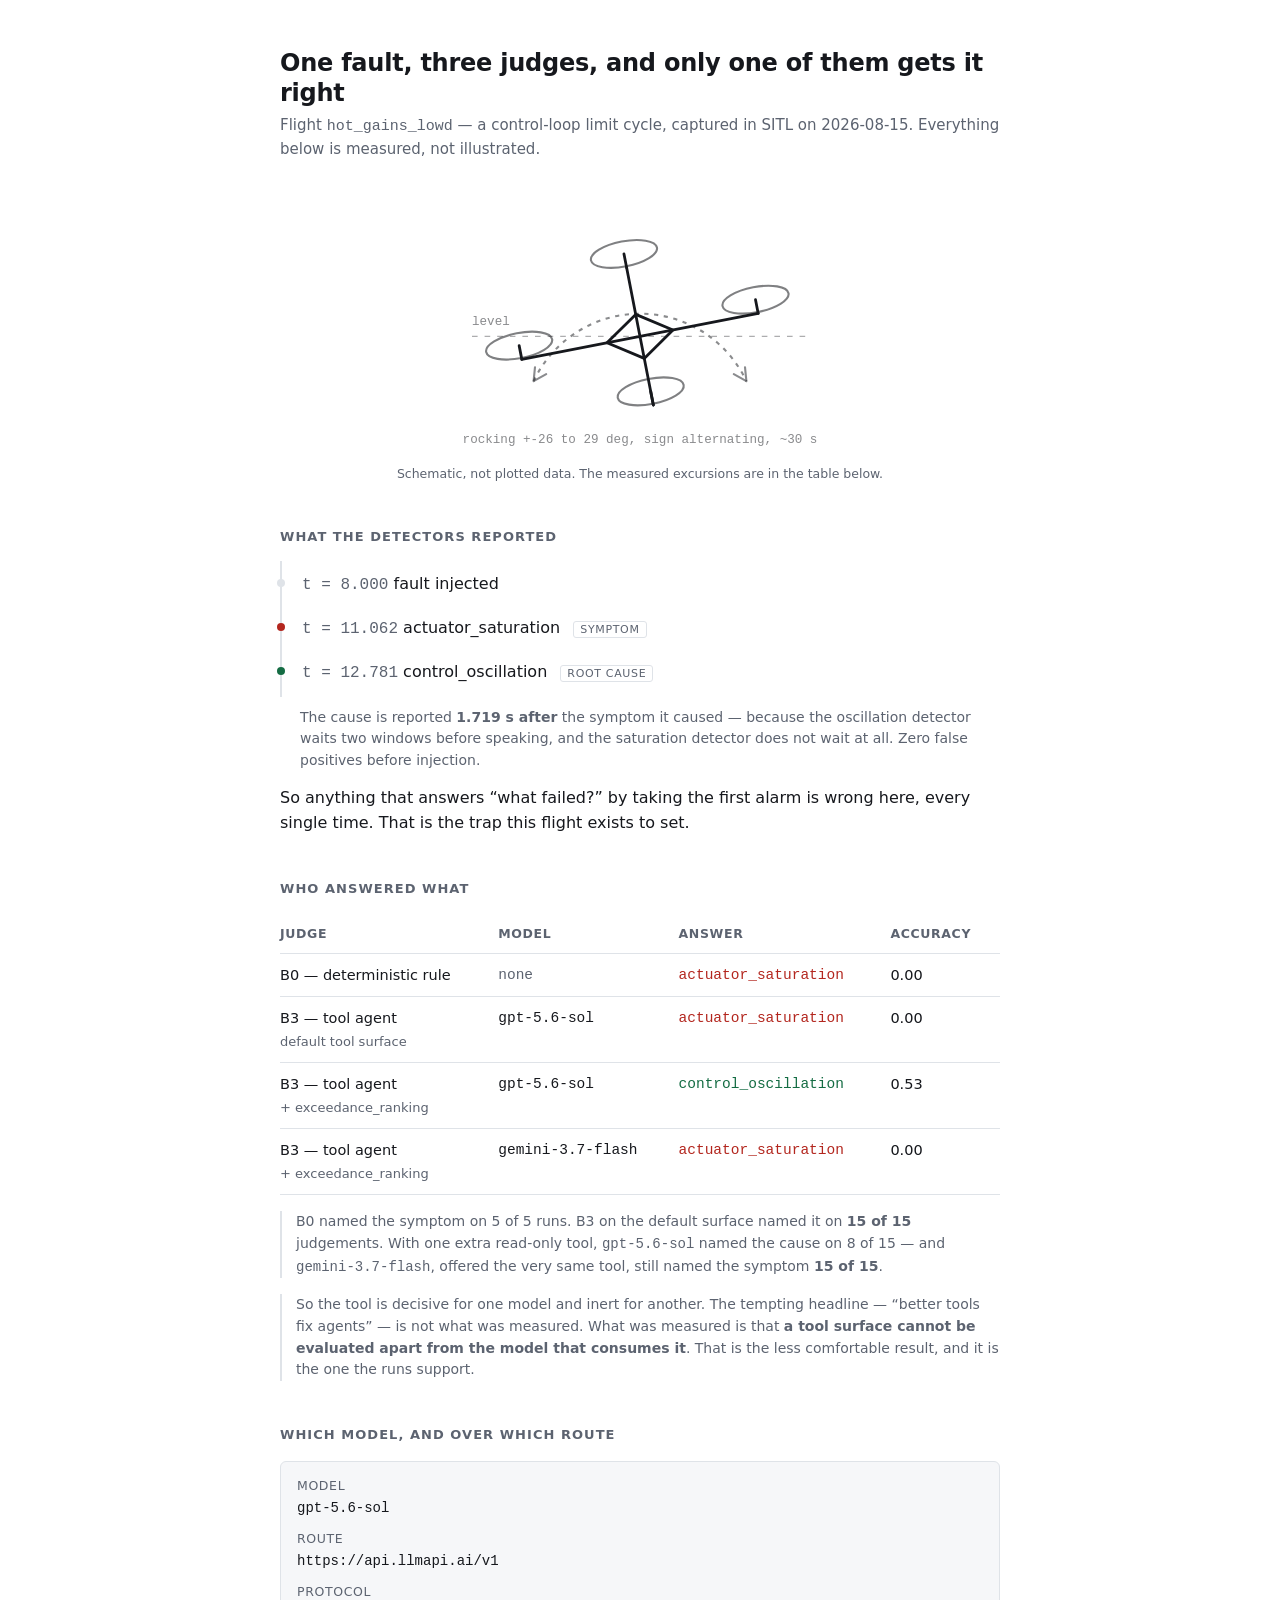
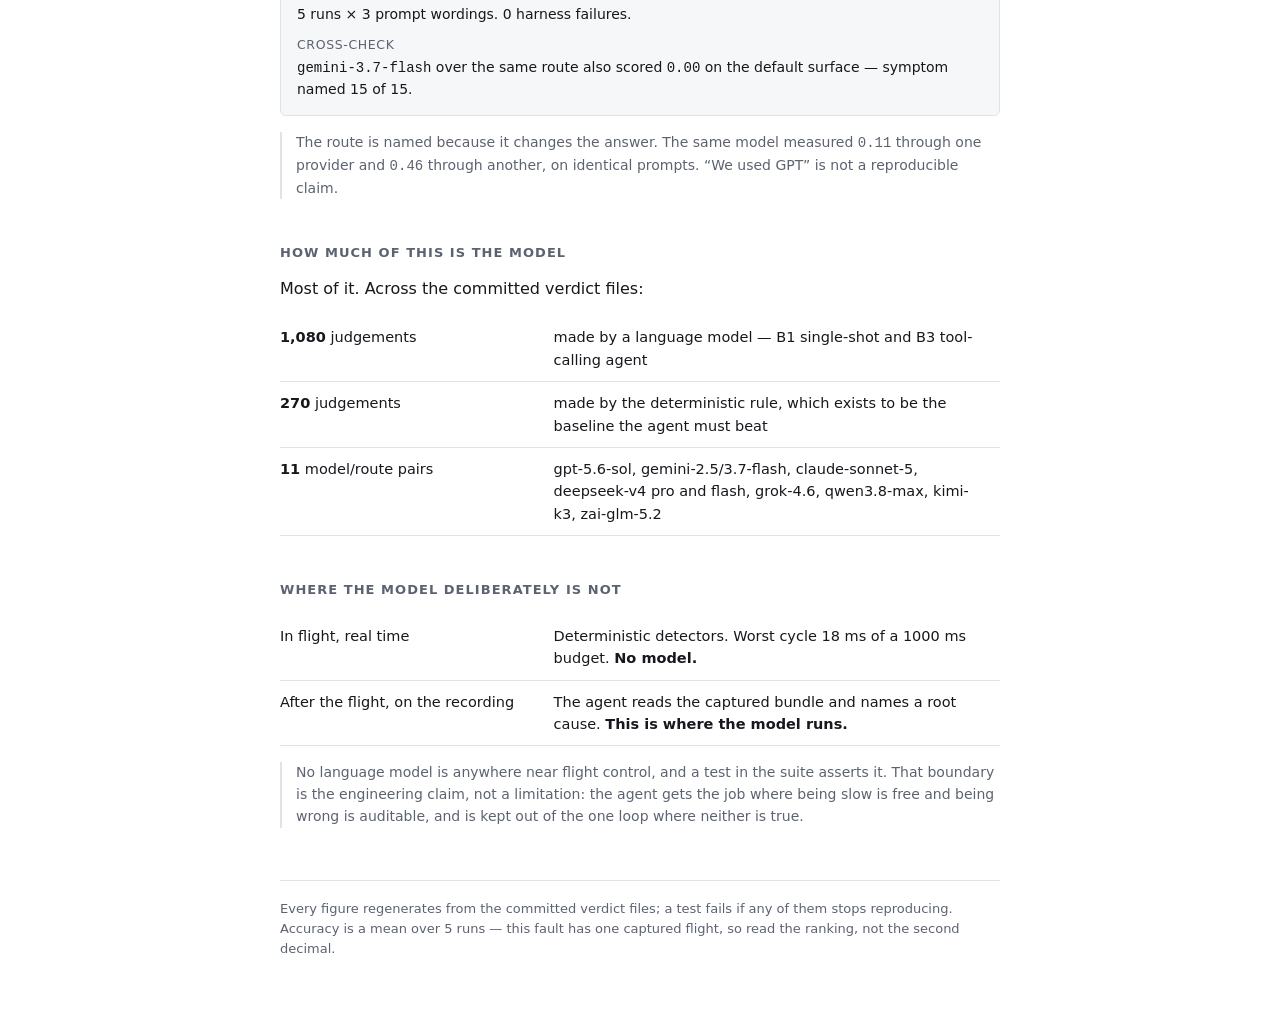
<file: docs/demo.html>
<!doctype html>
<html lang="en">
<head>
<meta charset="utf-8">
<meta name="viewport" content="width=device-width,initial-scale=1">
<title>Sentinel — what the detector saw, and what the agent said</title>
<style>
  :root{
    --bg:#ffffff; --fg:#16181d; --muted:#5c6370; --line:#dfe3e8;
    --wrong:#b3261e; --right:#146c43; --panel:#f6f7f9;
  }
  @media (prefers-color-scheme: dark){
    :root:not([data-theme="light"]){
      --bg:#101216; --fg:#e8eaed; --muted:#9aa1ab; --line:#2a2f37;
      --wrong:#f2857c; --right:#6fce9f; --panel:#171a20;
    }
  }
  *{box-sizing:border-box}
  body{
    margin:0; background:var(--bg); color:var(--fg);
    font:16px/1.55 ui-sans-serif,system-ui,-apple-system,"Segoe UI",Roboto,sans-serif;
  }
  main{max-width:760px; margin:0 auto; padding:48px 20px 72px}
  h1{font-size:24px; line-height:1.25; margin:0 0 6px; letter-spacing:-.01em}
  .sub{color:var(--muted); margin:0 0 40px; font-size:15px}
  h2{font-size:13px; text-transform:uppercase; letter-spacing:.08em;
     color:var(--muted); font-weight:600; margin:44px 0 14px}
  p{margin:0 0 14px}
  .mono{font-family:ui-monospace,SFMono-Regular,Menlo,Consolas,monospace}

  /* timeline */
  .tl{border-left:2px solid var(--line); margin:0; padding:2px 0 2px 20px}
  .tl div{position:relative; padding:9px 0}
  .tl div::before{content:""; position:absolute; left:-25px; top:16px;
    width:8px; height:8px; border-radius:50%; background:var(--line)}
  .tl div.sym::before{background:var(--wrong)}
  .tl div.cause::before{background:var(--right)}
  .t{display:inline-block; min-width:66px; color:var(--muted)}
  .tag{font-size:11px; letter-spacing:.06em; padding:1px 6px; border-radius:3px;
       border:1px solid var(--line); color:var(--muted); margin-left:8px}
  .gap{margin-top:10px; padding-left:20px; color:var(--muted); font-size:14px}

  table{border-collapse:collapse; width:100%; font-size:14.5px; margin:0 0 6px}
  th,td{text-align:left; padding:10px 10px 10px 0; border-bottom:1px solid var(--line);
        vertical-align:top}
  th{font-weight:600; color:var(--muted); font-size:12.5px; text-transform:uppercase;
     letter-spacing:.05em}
  td.answer{white-space:nowrap}
  .no{color:var(--wrong)} .yes{color:var(--right)}
  .score{font-variant-numeric:tabular-nums}

  .who{background:var(--panel); border:1px solid var(--line); border-radius:6px;
       padding:14px 16px; margin:16px 0 0; font-size:14px}
  .who dt{color:var(--muted); font-size:12.5px; text-transform:uppercase;
          letter-spacing:.05em; margin-top:10px}
  .who dt:first-child{margin-top:0}
  .who dd{margin:2px 0 0}
  .note{color:var(--muted); font-size:14px; border-left:2px solid var(--line);
        padding-left:14px; margin:16px 0}
  footer{margin-top:52px; padding-top:18px; border-top:1px solid var(--line);
         color:var(--muted); font-size:13px}
  a{color:inherit}

  /* isometric airframe */
  .fig{margin:0 0 34px; padding:0}
  .fig svg{width:100%; max-width:420px; display:block; margin:0 auto;
           color:var(--fg); overflow:visible}
  .fig figcaption{text-align:center; color:var(--muted); font-size:12.5px; margin-top:2px}
  .fig .arm{stroke:currentColor; stroke-width:2; fill:none; stroke-linecap:round}
  .fig .body{stroke:currentColor; stroke-width:2; fill:none; stroke-linejoin:round}
  .fig .rotor line{stroke:currentColor; stroke-width:2; stroke-linecap:round}
  .fig .rotor ellipse{stroke:currentColor; stroke-width:1.5; fill:none; opacity:.55}
  .fig .ref{stroke:currentColor; stroke-width:1; stroke-dasharray:4 5; opacity:.35}
  .fig .sweep{stroke:currentColor; stroke-width:1.5; fill:none; stroke-dasharray:3 4; opacity:.5}
  .fig .tip{stroke:currentColor; stroke-width:1.5; fill:none; stroke-linecap:round; opacity:.5}
  .fig .cap{fill:currentColor; opacity:.5; font-size:9px;
            font-family:ui-monospace,Menlo,Consolas,monospace}
  .fig .cap.mid{text-anchor:middle}
</style>
</head>
<body>
<main>

  <h1>One fault, three judges, and only one of them gets it right</h1>
  <p class="sub">Flight <span class="mono">hot_gains_lowd</span> — a control-loop limit cycle,
     captured in SITL on 2026-08-15. Everything below is measured, not illustrated.</p>

  <figure class="fig">
    <svg viewBox="0 0 300 186" role="img" aria-label="Isometric quadrotor rocking either side of level">
      <!-- level reference -->
      <line class="ref" x1="30" y1="96" x2="270" y2="96"/>
      <text class="cap" x="30" y="88">level</text>

      <!-- the airframe, tilted off level -->
      <g transform="rotate(-11 150 96)">
        <!-- arms -->
        <path class="arm" d="M150 96 L236 96 M150 96 L64 96 M150 96 L150 146 M150 96 L150 46"/>
        <!-- body -->
        <path class="body" d="M150 80 L174 96 L150 112 L126 96 Z"/>
        <!-- motors + rotor discs -->
        <g class="rotor">
          <line x1="236" y1="96" x2="236" y2="86"/><ellipse cx="236" cy="86" rx="24" ry="9"/>
          <line x1="64"  y1="96" x2="64"  y2="86"/><ellipse cx="64"  cy="86" rx="24" ry="9"/>
          <line x1="150" y1="146" x2="150" y2="136"/><ellipse cx="150" cy="136" rx="24" ry="9"/>
          <line x1="150" y1="46" x2="150" y2="36"/><ellipse cx="150" cy="36" rx="24" ry="9"/>
        </g>
      </g>

      <!-- oscillation sweep -->
      <path class="sweep" d="M74 128 A 84 84 0 0 1 226 128"/>
      <path class="tip" d="M74 128 l 9 -5 M74 128 l 1 -10"/>
      <path class="tip" d="M226 128 l -9 -5 M226 128 l -1 -10"/>
      <text class="cap mid" x="150" y="172">rocking +-26 to 29 deg, sign alternating, ~30 s</text>
    </svg>
    <figcaption>Schematic, not plotted data. The measured excursions are in the table below.</figcaption>
  </figure>

  <h2>What the detectors reported</h2>
  <div class="tl">
    <div><span class="t mono">t = 8.000</span> fault injected</div>
    <div class="sym"><span class="t mono">t = 11.062</span> actuator_saturation
      <span class="tag">SYMPTOM</span></div>
    <div class="cause"><span class="t mono">t = 12.781</span> control_oscillation
      <span class="tag">ROOT CAUSE</span></div>
  </div>
  <p class="gap">The cause is reported <strong>1.719 s after</strong> the symptom it caused —
     because the oscillation detector waits two windows before speaking, and the saturation
     detector does not wait at all. Zero false positives before injection.</p>

  <p>So anything that answers &ldquo;what failed?&rdquo; by taking the first alarm is wrong here,
     every single time. That is the trap this flight exists to set.</p>

  <h2>Who answered what</h2>
  <table>
    <thead>
      <tr><th>Judge</th><th>Model</th><th>Answer</th><th class="score">Accuracy</th></tr>
    </thead>
    <tbody>
      <tr>
        <td>B0 — deterministic rule</td>
        <td class="mono" style="color:var(--muted)">none</td>
        <td class="answer mono no">actuator_saturation</td>
        <td class="score">0.00</td>
      </tr>
      <tr>
        <td>B3 — tool agent<br><span style="color:var(--muted);font-size:13px">default tool surface</span></td>
        <td class="mono">gpt-5.6-sol</td>
        <td class="answer mono no">actuator_saturation</td>
        <td class="score">0.00</td>
      </tr>
      <tr>
        <td>B3 — tool agent<br><span style="color:var(--muted);font-size:13px">+ exceedance_ranking</span></td>
        <td class="mono">gpt-5.6-sol</td>
        <td class="answer mono yes">control_oscillation</td>
        <td class="score">0.53</td>
      </tr>
      <tr>
        <td>B3 — tool agent<br><span style="color:var(--muted);font-size:13px">+ exceedance_ranking</span></td>
        <td class="mono">gemini-3.7-flash</td>
        <td class="answer mono no">actuator_saturation</td>
        <td class="score">0.00</td>
      </tr>
    </tbody>
  </table>
  <p class="note">B0 named the symptom on 5 of 5 runs. B3 on the default surface named it on
     <strong>15 of 15</strong> judgements. With one extra read-only tool, <span class="mono">gpt-5.6-sol</span>
     named the cause on 8 of 15 — and <span class="mono">gemini-3.7-flash</span>, offered the very
     same tool, still named the symptom <strong>15 of 15</strong>.</p>
  <p class="note">So the tool is decisive for one model and inert for another. The tempting
     headline — &ldquo;better tools fix agents&rdquo; — is not what was measured. What was measured
     is that <strong>a tool surface cannot be evaluated apart from the model that consumes it</strong>.
     That is the less comfortable result, and it is the one the runs support.</p>

  <h2>Which model, and over which route</h2>
  <dl class="who">
    <dt>Model</dt><dd class="mono">gpt-5.6-sol</dd>
    <dt>Route</dt><dd class="mono">https://api.llmapi.ai/v1</dd>
    <dt>Protocol</dt><dd>5 runs &times; 3 prompt wordings. 0 harness failures.</dd>
    <dt>Cross-check</dt>
    <dd><span class="mono">gemini-3.7-flash</span> over the same route also scored
        <span class="mono">0.00</span> on the default surface — symptom named 15 of 15.</dd>
  </dl>
  <p class="note">The route is named because it changes the answer. The same model measured
     <span class="mono">0.11</span> through one provider and <span class="mono">0.46</span>
     through another, on identical prompts. &ldquo;We used GPT&rdquo; is not a reproducible claim.</p>

  <h2>How much of this is the model</h2>
  <p>Most of it. Across the committed verdict files:</p>
  <table>
    <tbody>
      <tr>
        <td style="width:38%"><strong>1,080</strong> judgements</td>
        <td>made by a language model — B1 single-shot and B3 tool-calling agent</td>
      </tr>
      <tr>
        <td><strong>270</strong> judgements</td>
        <td>made by the deterministic rule, which exists to be the baseline the agent
            must beat</td>
      </tr>
      <tr>
        <td><strong>11</strong> model/route pairs</td>
        <td>gpt-5.6-sol, gemini-2.5/3.7-flash, claude-sonnet-5, deepseek-v4 pro and flash,
            grok-4.6, qwen3.8-max, kimi-k3, zai-glm-5.2</td>
      </tr>
    </tbody>
  </table>

  <h2>Where the model deliberately is not</h2>
  <table>
    <tbody>
      <tr>
        <td style="width:38%">In flight, real time</td>
        <td>Deterministic detectors. Worst cycle 18 ms of a 1000 ms budget.
            <strong>No model.</strong></td>
      </tr>
      <tr>
        <td>After the flight, on the recording</td>
        <td>The agent reads the captured bundle and names a root cause.
            <strong>This is where the model runs.</strong></td>
      </tr>
    </tbody>
  </table>
  <p class="note">No language model is anywhere near flight control, and a test in the suite
     asserts it. That boundary is the engineering claim, not a limitation: the agent gets the
     job where being slow is free and being wrong is auditable, and is kept out of the one loop
     where neither is true.</p>

  <footer>
    Every figure regenerates from the committed verdict files; a test fails if any of them
    stops reproducing. Accuracy is a mean over 5 runs — this fault has one captured flight,
    so read the ranking, not the second decimal.
  </footer>

</main>
</body>
</html>
</file>
